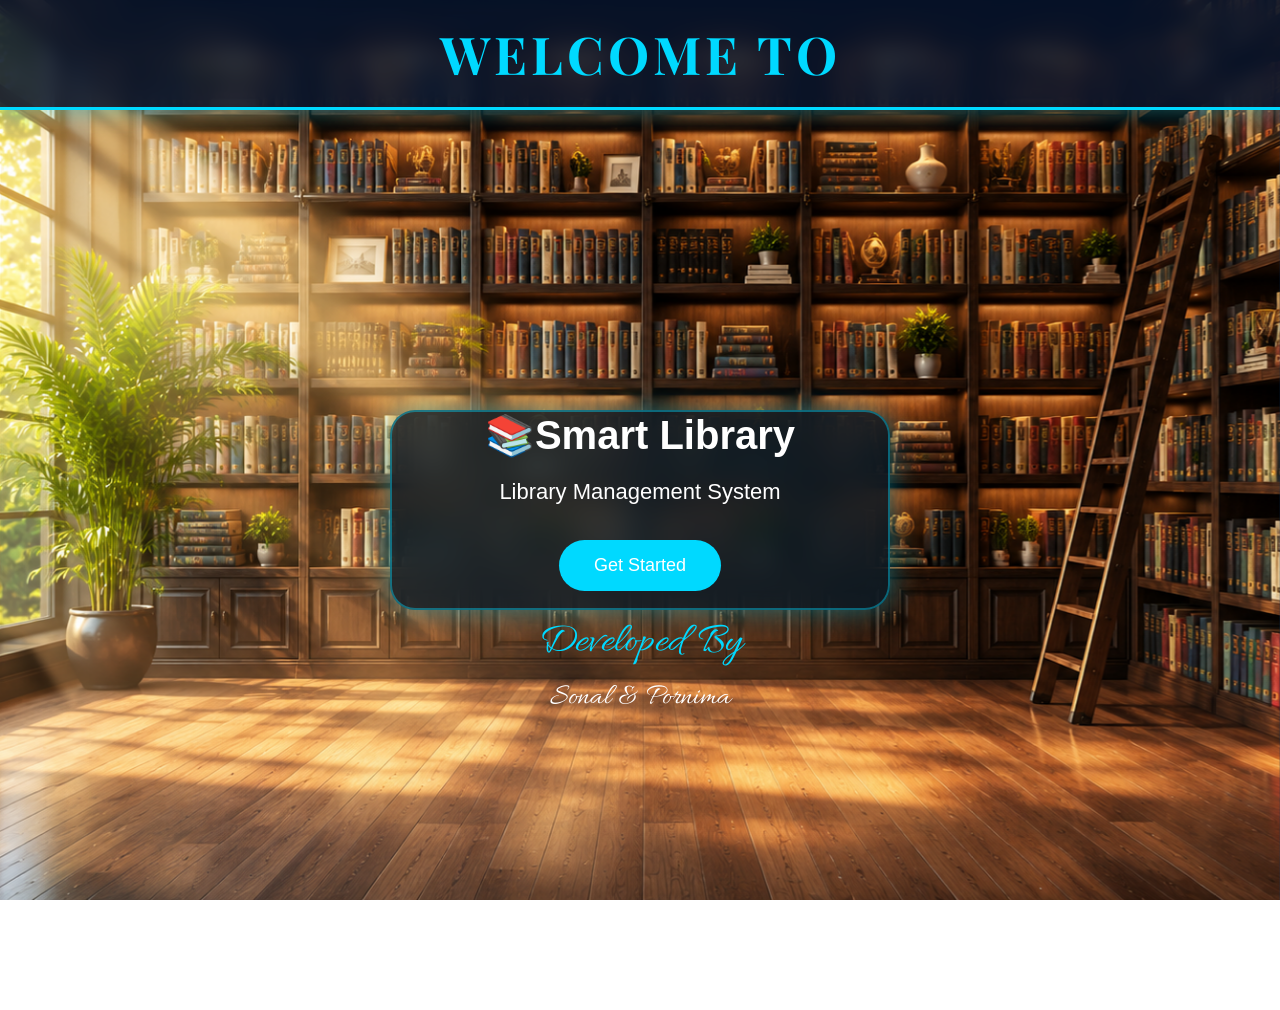
<file: index.html>
<!DOCTYPE html>
<html lang="en">
<head>
<meta charset="UTF-8">
<meta name="viewport" content="width=device-width, initial-scale=1.0">
<title>LibraryX</title>

<link rel="stylesheet" href="style.css">
<link rel="stylesheet"
href="https://cdnjs.cloudflare.com/ajax/libs/font-awesome/6.7.2/css/all.min.css">

</head>
<img src="images/library.png.jpg" class="bg">

<body><div class="top-header">
    <h1>WELCOME TO</h1>
</div>
<div class="welcome">

    <div class="box">
        <h1>📚Smart Library</h1>

        <p class="project-title">Library Management System</p>
<a href="login.html" class="btn">Get Started</a>        </a>
           <div class="developers">
          <h3>Developed By</h3>
          <p>Sonal & Pornima</p>
     </div>
    </div>

</div>

<script src="script.js"></script>

</body>
</html>
</file>
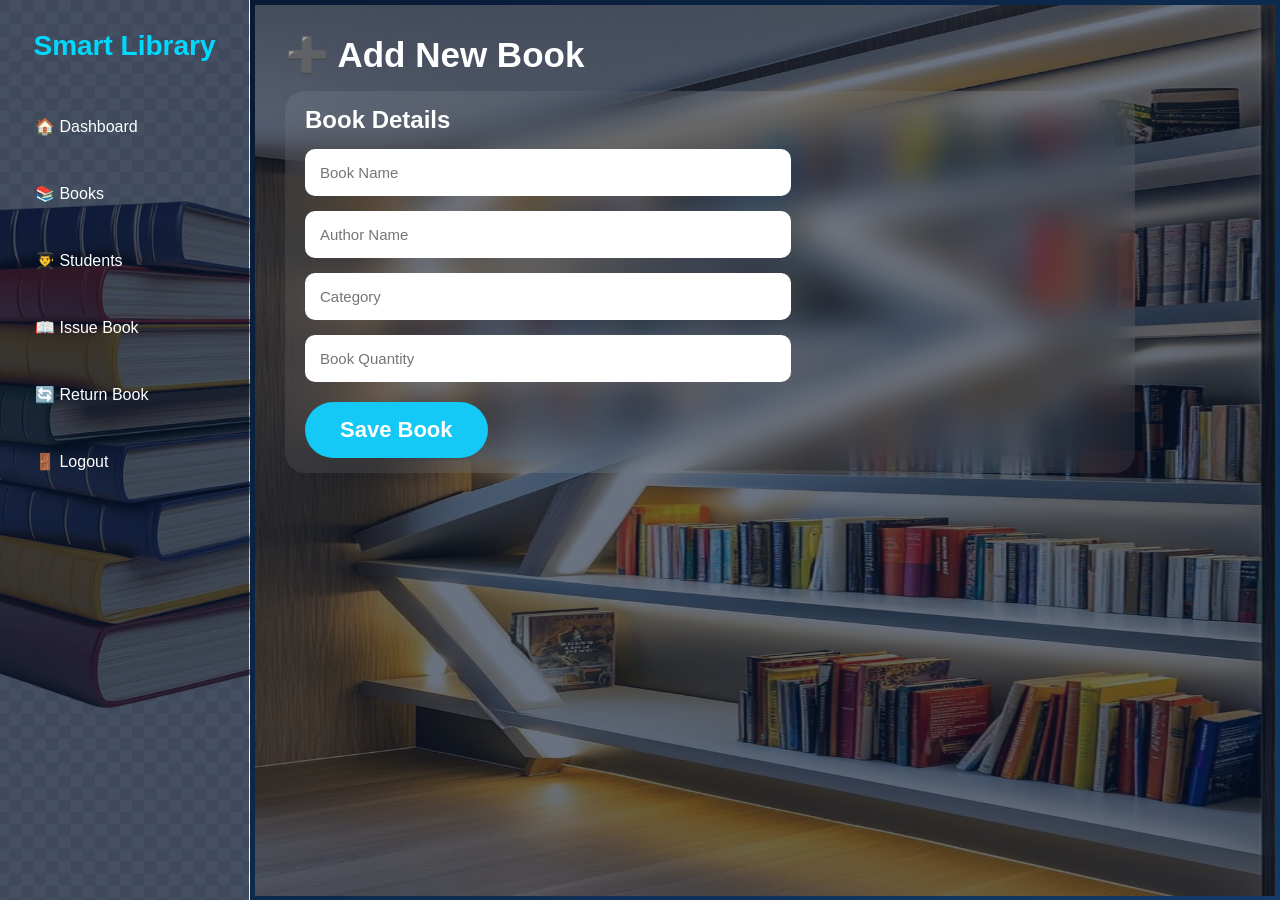
<file: add-book.html>
<!DOCTYPE html>
<html lang="en">

<head>

<meta charset="UTF-8">
<meta name="viewport" content="width=device-width, initial-scale=1.0">

<title>Add Book - LibraryX</title>

<link rel="stylesheet" href="style.css">

</head>


<body>


<div class="dashboard">


<div class="sidebar">

<h2>Smart Library</h2>
<ul>

<li><a href="dashboard.html">🏠 Dashboard</a></li>

<li><a href="books.html">📚 Books</a></li>

<li><a href="students.html">👨‍🎓 Students</a></li>

<li><a href="issue.html">📖 Issue Book</a></li>

<li><a href="return.html">🔄 Return Book</a></li>

<li><a href="index.html">🚪 Logout</a></li>

</ul>

</div>



<div class="main">


<div class="topbar">

<h1>➕ Add New Book</h1>

</div>



<div class="form-box">


<h2>Book Details</h2>


<input type="text" id="bookName" placeholder="Book Name">

<input type="text" id="authorName" placeholder="Author Name">

<input type="text" id="category" placeholder="Category">

<input type="number" id="quantity" placeholder="Book Quantity">


<button class="add-btn" onclick="addBook()">
Save Book
</button>

</div>


</div>


</div>
<script src="script.js"></script>

</body>

</html>
</file>
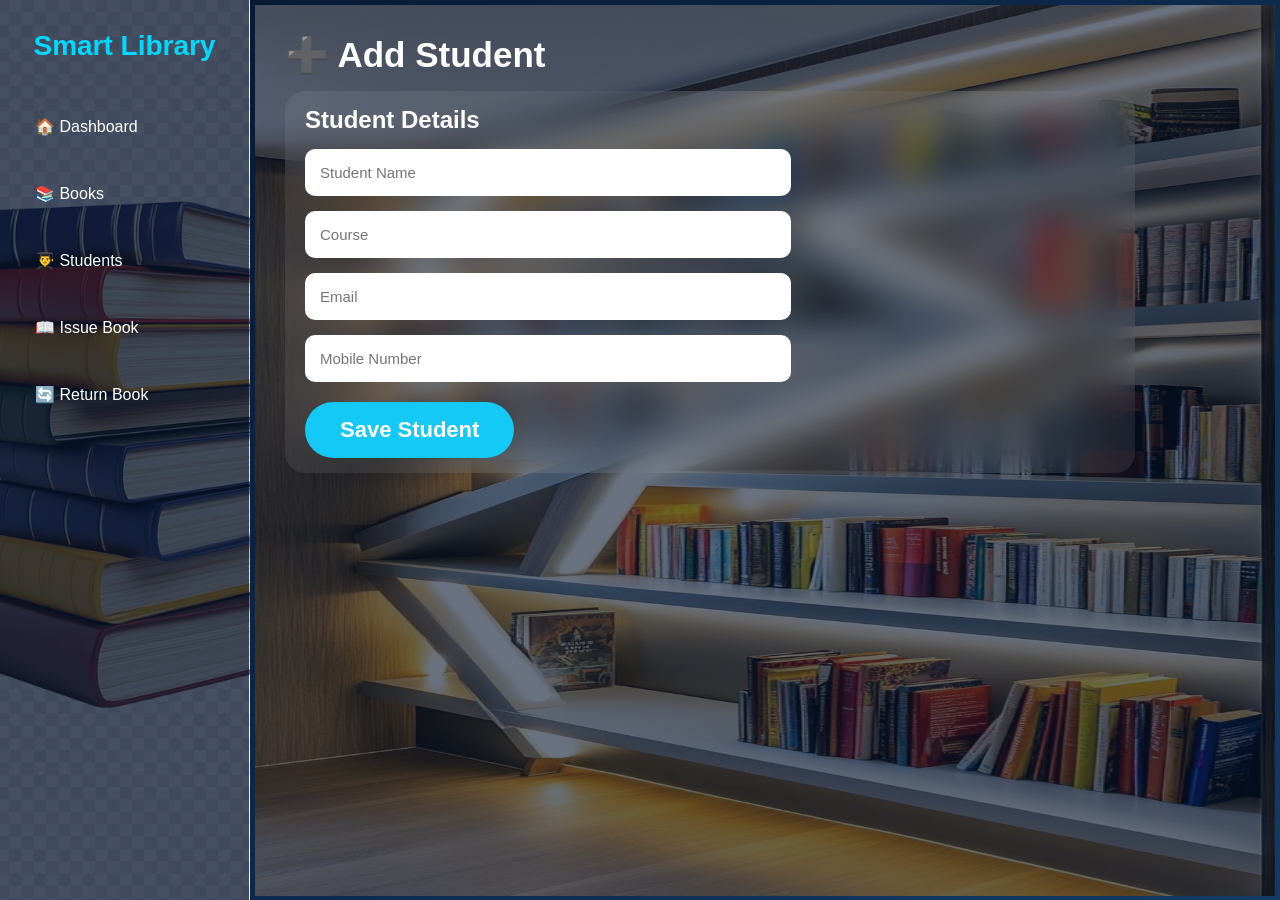
<file: add-student.html>
<!DOCTYPE html>
<html lang="en">

<head>

<meta charset="UTF-8">
<meta name="viewport" content="width=device-width, initial-scale=1.0">

<title>Add Student - LibraryX</title>

<link rel="stylesheet" href="style.css">

</head>


<body>


<div class="dashboard">


<div class="sidebar">

<h2>Smart Library</h2>

<ul>

<li><a href="dashboard.html">🏠 Dashboard</a></li>

<li><a href="books.html">📚 Books</a></li>

<li><a href="students.html">👨‍🎓 Students</a></li>

<li><a href="issue.html">📖 Issue Book</a></li>

<li><a href="return.html">🔄 Return Book</a></li>

</ul>


</div>




<div class="main">


<div class="topbar">

<h1>➕ Add Student</h1>

</div>




<div class="form-box">


<h2>Student Details</h2>


<input type="text" id="studentName" placeholder="Student Name">


<input type="text" id="course" placeholder="Course">


<input type="email" id="email" placeholder="Email">


<input type="text" id="mobile" placeholder="Mobile Number">


<button class="add-btn" onclick="addStudent()">

Save Student

</button>


</div>


</div>


</div>



<script src="script.js"></script>


</body>

</html>
</file>
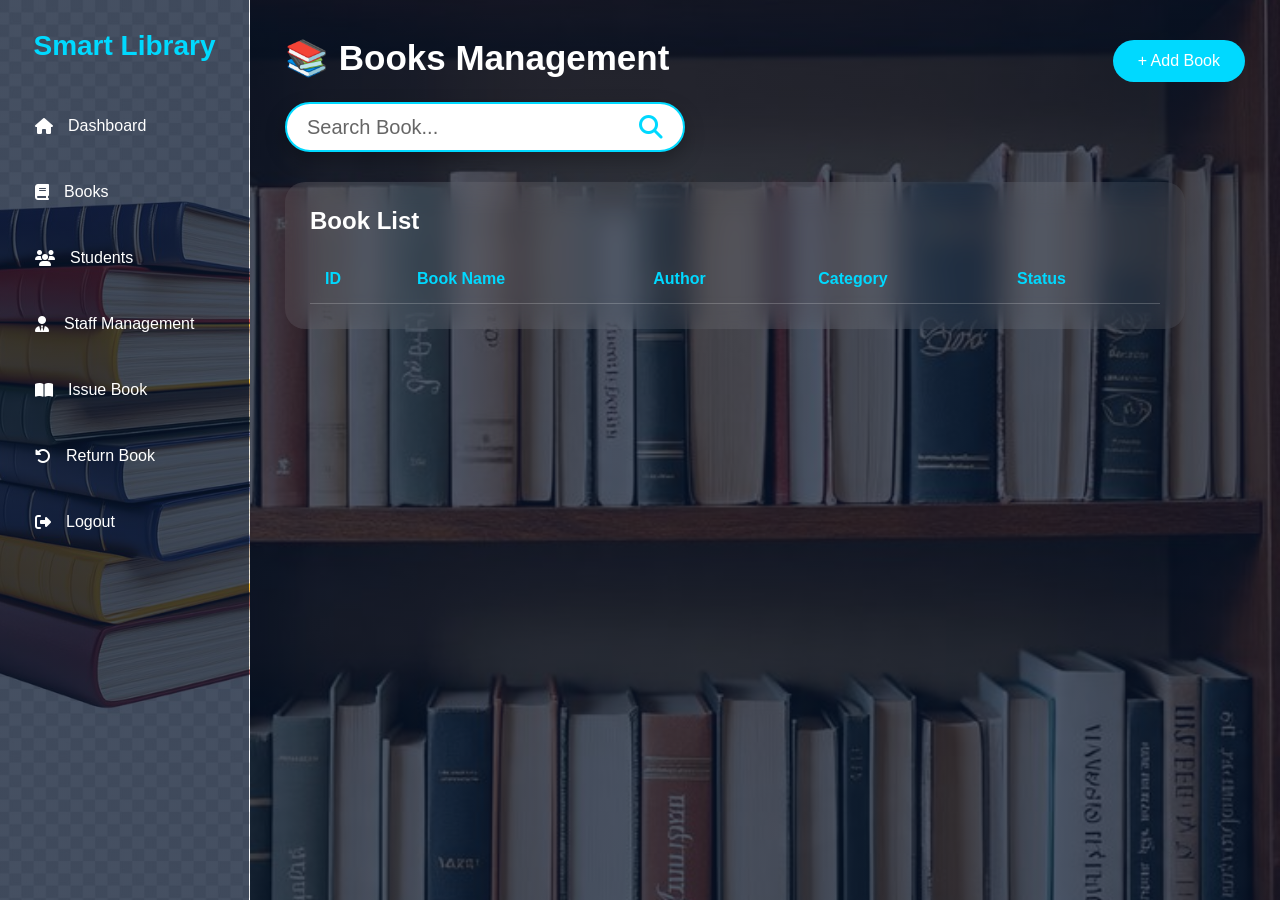
<file: books.html>
<!DOCTYPE html>
<html lang="en">

<head>

<meta charset="UTF-8">
<meta name="viewport" content="width=device-width, initial-scale=1.0">

<title>Books - LibraryX</title>

<link rel="stylesheet" href="style.css">

<link rel="stylesheet"
href="https://cdnjs.cloudflare.com/ajax/libs/font-awesome/6.7.2/css/all.min.css">

</head>


<body class="books-page">

<div class="dashboard">


<!-- Sidebar -->

<div class="sidebar">

<h2>Smart Library</h2>

<ul>

<li>
<a href="dashboard.html">
<i class="fa-solid fa-house"></i>
Dashboard
</a>
</li>


<li>
<a href="books.html">
<i class="fa-solid fa-book"></i>
Books
</a>
</li>


<li>
<a href="students.html">
<i class="fa-solid fa-users"></i>
Students
</a>
</li>
<li>
    <a href="staff-management.html">
        <i class="fa-solid fa-user-tie"></i>
        Staff Management
    </a>
</li>

<li>
<a href="issue.html">
<i class="fa-solid fa-book-open"></i>
Issue Book
</a>
</li>


<li>
<a href="return.html">
<i class="fa-solid fa-rotate-left"></i>
Return Book
</a>
</li>


<li>
<a href="index.html">
<i class="fa-solid fa-right-from-bracket"></i>
Logout
</a>
</li>


</ul>

</div>



<!-- Main Content -->

<div class="main">


<div class="topbar">

<h1>
📚 Books Management
</h1>


<a href="add-book.html" class="add-btn">
+ Add Book
</a>
</div>



<!-- Search -->

<div class="search-box">

<input type="text" id="bookSearch" placeholder="Search Book...">
<i class="fa-solid fa-search"></i>

</div>



<!-- Book Table -->


<div class="recent">


<h2>Book List</h2>


<table id="bookTable">
<tr>

<th>ID</th>

<th>Book Name</th>

<th>Author</th>

<th>Category</th>

<th>Status</th>

</tr>





</table>


</div>


</div>


</div>
<script src="script.js"></script>

</body>

</html>
</file>
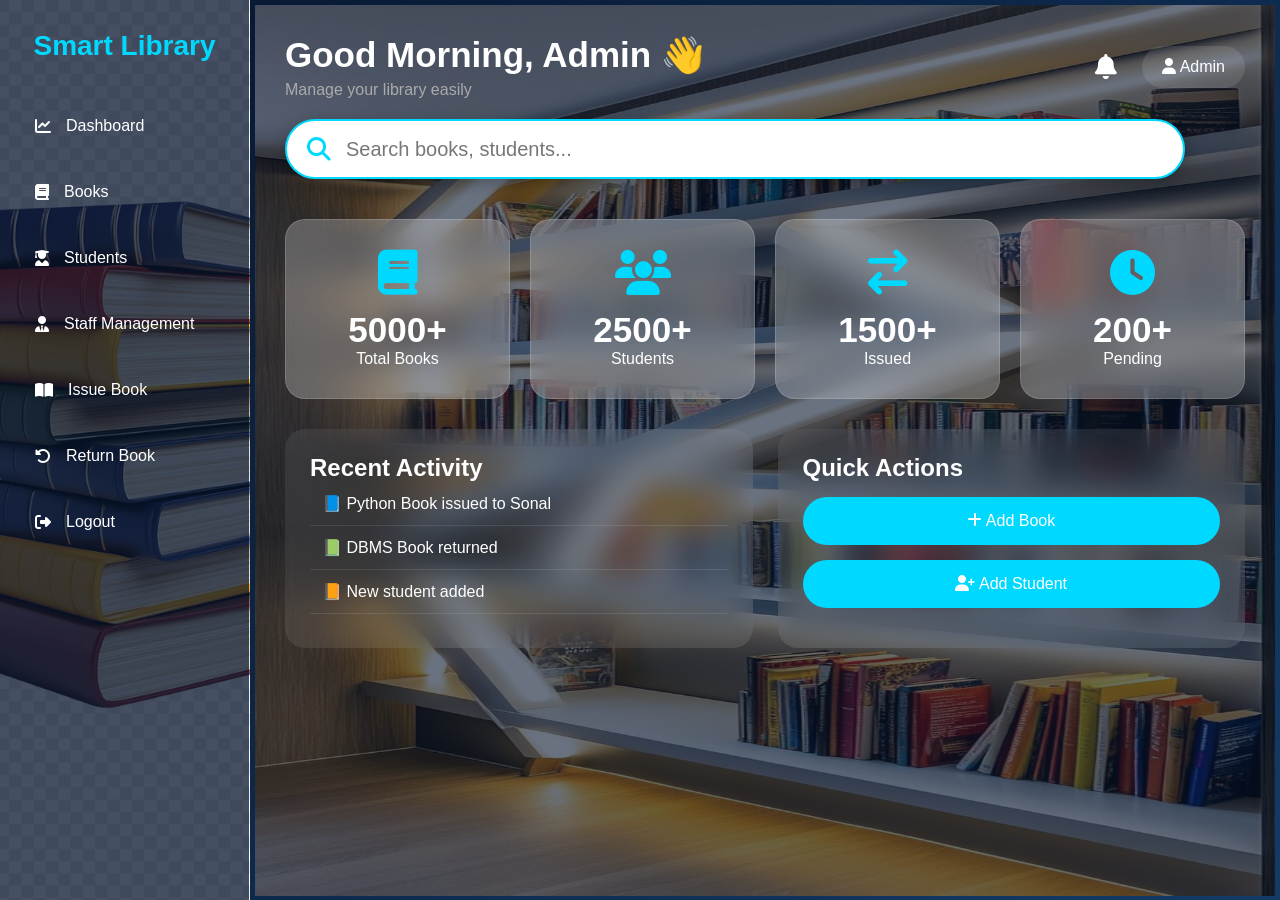
<file: dashboard.html>
<!DOCTYPE html>
<html lang="en">

<head>

<meta charset="UTF-8">
<meta name="viewport" content="width=device-width, initial-scale=1.0">

<title>LibraryX Dashboard</title>

<link rel="stylesheet" href="style.css">

<link rel="stylesheet"
href="https://cdnjs.cloudflare.com/ajax/libs/font-awesome/6.7.2/css/all.min.css">

</head>


<body>


<div class="dashboard">


<!-- Sidebar -->

<div class="sidebar">

    <h2>Smart Library</h2>
<ul>

<li>
<a href="dashboard.html">
<i class="fa-solid fa-chart-line"></i>
Dashboard
</a>
</li>


<li>
<a href="books.html">
<i class="fa-solid fa-book"></i>
Books
</a>
</li>


<li>
<a href="students.html">
<i class="fa-solid fa-user-graduate"></i>
Students
</a>
</li>

<li>
    <a href="staff-management.html">
        <i class="fa-solid fa-user-tie"></i>
        Staff Management
    </a>
</li>
<li>
<a href="issue.html">
<i class="fa-solid fa-book-open"></i>
Issue Book
</a>
</li>


<li>
<a href="return.html">
<i class="fa-solid fa-rotate-left"></i>
Return Book
</a>
</li>


<li>
<a href="index.html">
<i class="fa-solid fa-right-from-bracket"></i>
Logout
</a>
</li>


</ul>

</div>



<!-- Main -->

<div class="main">


<!-- Top Bar -->

<div class="topbar">


<div>

<h1>
Good Morning, Admin 👋
</h1>

<p class="subtitle">
Manage your library easily
</p>

</div>



<div class="top-icons">

<i class="fa-solid fa-bell"></i>


<div class="profile-card">

<i class="fa-solid fa-user"></i>

Admin

</div>


</div>


</div>



<!-- Search -->
<div class="search">
    <i class="fas fa-search"></i>
    <input type="text" placeholder="Search books, students...">
</div>



<!-- Cards -->


<div class="cards">


<div class="card-box">

<i class="fa-solid fa-book"></i>

<h2>5000+</h2>

<p>Total Books</p>

</div>



<div class="card-box">

<i class="fa-solid fa-users"></i>

<h2>2500+</h2>

<p>Students</p>

</div>



<div class="card-box">

<i class="fa-solid fa-arrow-right-arrow-left"></i>

<h2>1500+</h2>

<p>Issued</p>

</div>



<div class="card-box">

<i class="fa-solid fa-clock"></i>

<h2>200+</h2>

<p>Pending</p>

</div>


</div>




<!-- Bottom Area -->



<div class="bottom">
<div class="activity">


<h2>Recent Activity</h2>


<p>📘 Python Book issued to Sonal</p>

<p>📗 DBMS Book returned</p>

<p>📙 New student added</p>


</div>



<div class="quick">


<h2>Quick Actions</h2>


<button>
<i class="fa-solid fa-plus"></i>
Add Book
</button>


<button>
<i class="fa-solid fa-user-plus"></i>
Add Student
</button>

</div>

</div>


</div>


</div>


</body>
</html>
</file>
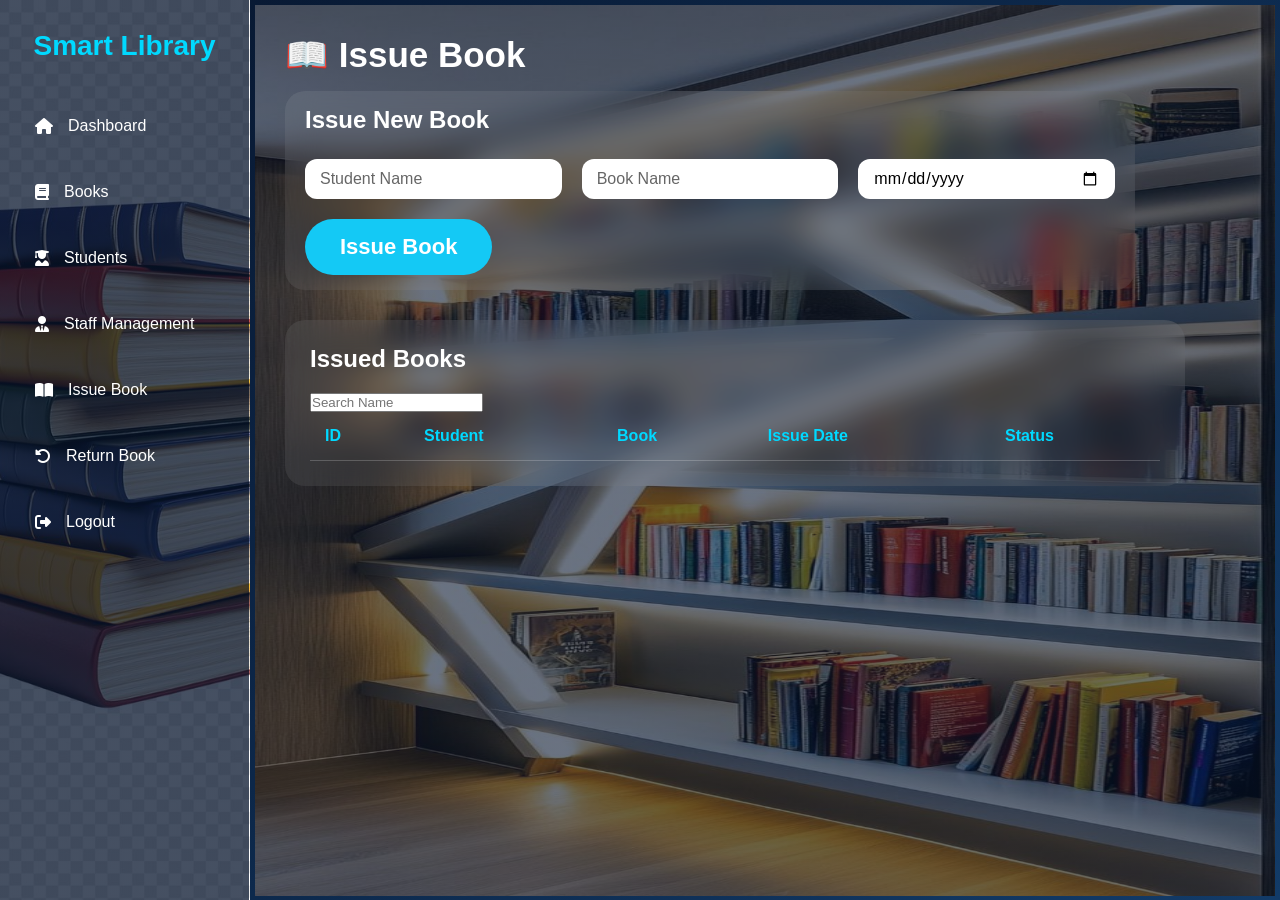
<file: issue.html>
<!DOCTYPE html>
<html lang="en">

<head>

<meta charset="UTF-8">
<meta name="viewport" content="width=device-width, initial-scale=1.0">

<title>Issue Book - LibraryX</title>

<link rel="stylesheet" href="style.css">

<link rel="stylesheet"
href="https://cdnjs.cloudflare.com/ajax/libs/font-awesome/6.7.2/css/all.min.css">

</head>
<body>


<div class="dashboard">


<!-- Sidebar -->

<div class="sidebar">

<h2>Smart Library</h2>

<ul>

<li>
<a href="dashboard.html">
<i class="fa-solid fa-house"></i>
Dashboard
</a>
</li>


<li>
<a href="books.html">
<i class="fa-solid fa-book"></i>
Books
</a>
</li>


<li>
<a href="students.html">
<i class="fa-solid fa-user-graduate"></i>
Students
</a>
</li>

<li>
    <a href="staff-management.html">
        <i class="fa-solid fa-user-tie"></i>
        Staff Management
    </a>
</li>
<li>
<a href="issue.html">
<i class="fa-solid fa-book-open"></i>
Issue Book
</a>
</li>


<li>
<a href="return.html">
<i class="fa-solid fa-rotate-left"></i>
Return Book
</a>
</li>


<li>
<a href="index.html">
<i class="fa-solid fa-right-from-bracket"></i>
Logout
</a>
</li>


</ul>

</div>



<!-- Main Content -->


<div class="main">


<div class="topbar">

<h1>
📖 Issue Book
</h1>

</div>



<!-- Issue Form -->


<div class="form-box">


<h2>Issue New Book</h2>


<div class="form-row">

    <input type="text" id="student" placeholder="Student Name">

    <input type="text" id="book" placeholder="Book Name">

    <input type="date" id="date" onchange="filterIssuedBooks()">

</div><button onclick="issueBook()">Issue Book</button>
</div>




<!-- Issued Books Table -->


<div class="recent">


<h2>Issued Books</h2>
<input type="text" id="issueStudentSearch"
       placeholder="Search Name"
       onkeyup="searchIssuedStudent()">

<table id="issueTable">

<tr>

<th>ID</th>

<th>Student</th>

<th>Book</th>

<th>Issue Date</th>

<th>Status</th>

</tr>




</div>


</div>


</div>
<script src="script.js"></script>

</body>
</html>
</file>
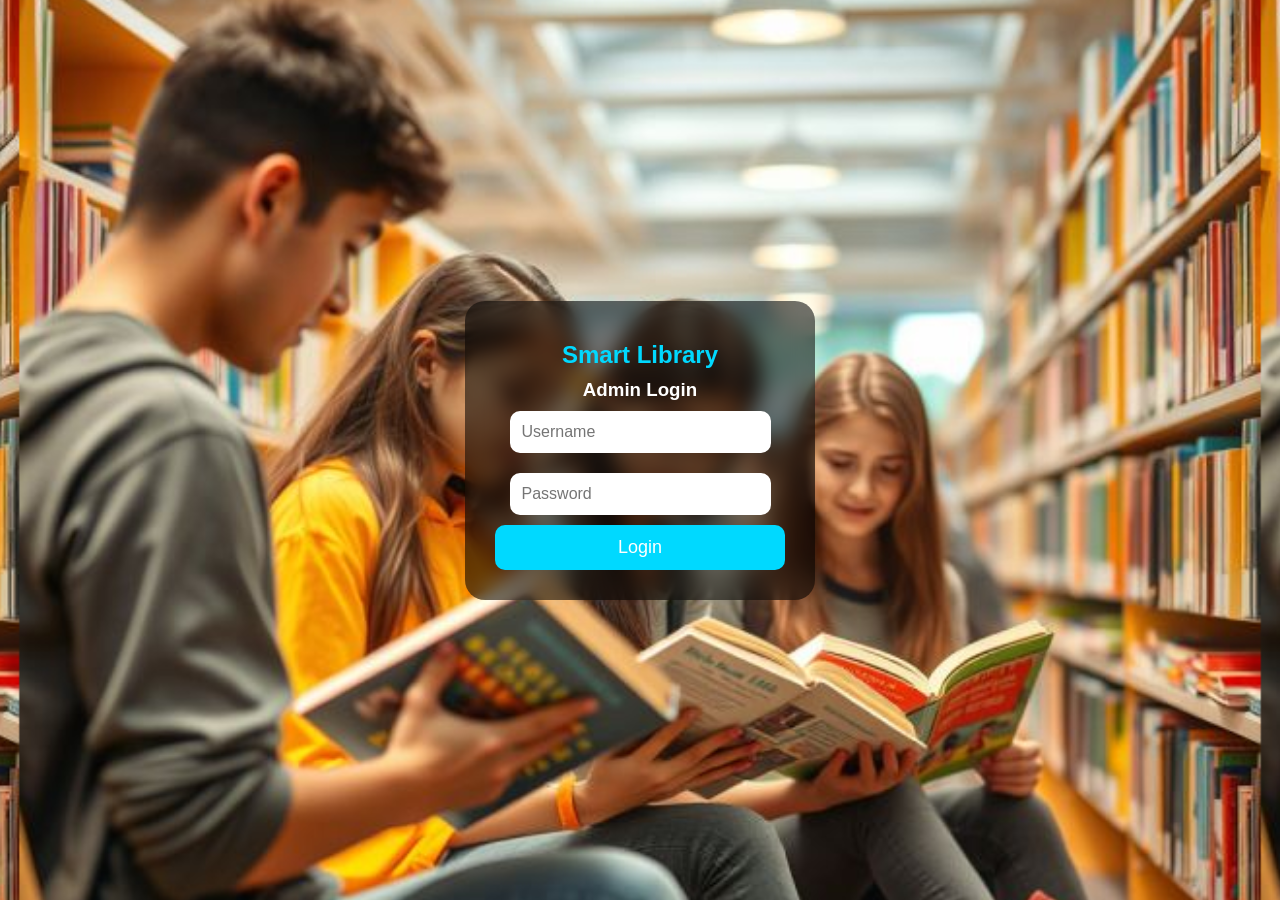
<file: login.html>
<!DOCTYPE html>
<html lang="en">
<head>
    <meta charset="UTF-8">
    <meta name="viewport" content="width=device-width, initial-scale=1.0">
    <title>Login - Smart Library</title>

    <link rel="stylesheet" href="style.css">
    <link rel="stylesheet" href="https://cdnjs.cloudflare.com/ajax/libs/font-awesome/6.5.0/css/all.min.css">
</head>

<body class="login-page">

<div class="login-box">


    <h2>Smart Library</h2>

    <h3>Admin Login</h3>

    <form onsubmit="return login()">

        <input type="text" id="username" placeholder="Username" required>

        <input type="password" id="password" placeholder="Password" required>

        <button type="submit">Login</button>

    </form>

</div>
<script>

function login() {

    let username =
        document.getElementById("username").value;

    let password =
        document.getElementById("password").value;


    if (username === "admin" && password === "1234") {

        alert("Login Successful");

        window.location.href = "dashboard.html";

    }
    else {

        alert("Invalid Username or Password");

    }

    return false;
}

</script>

</body>
</html>
</file>
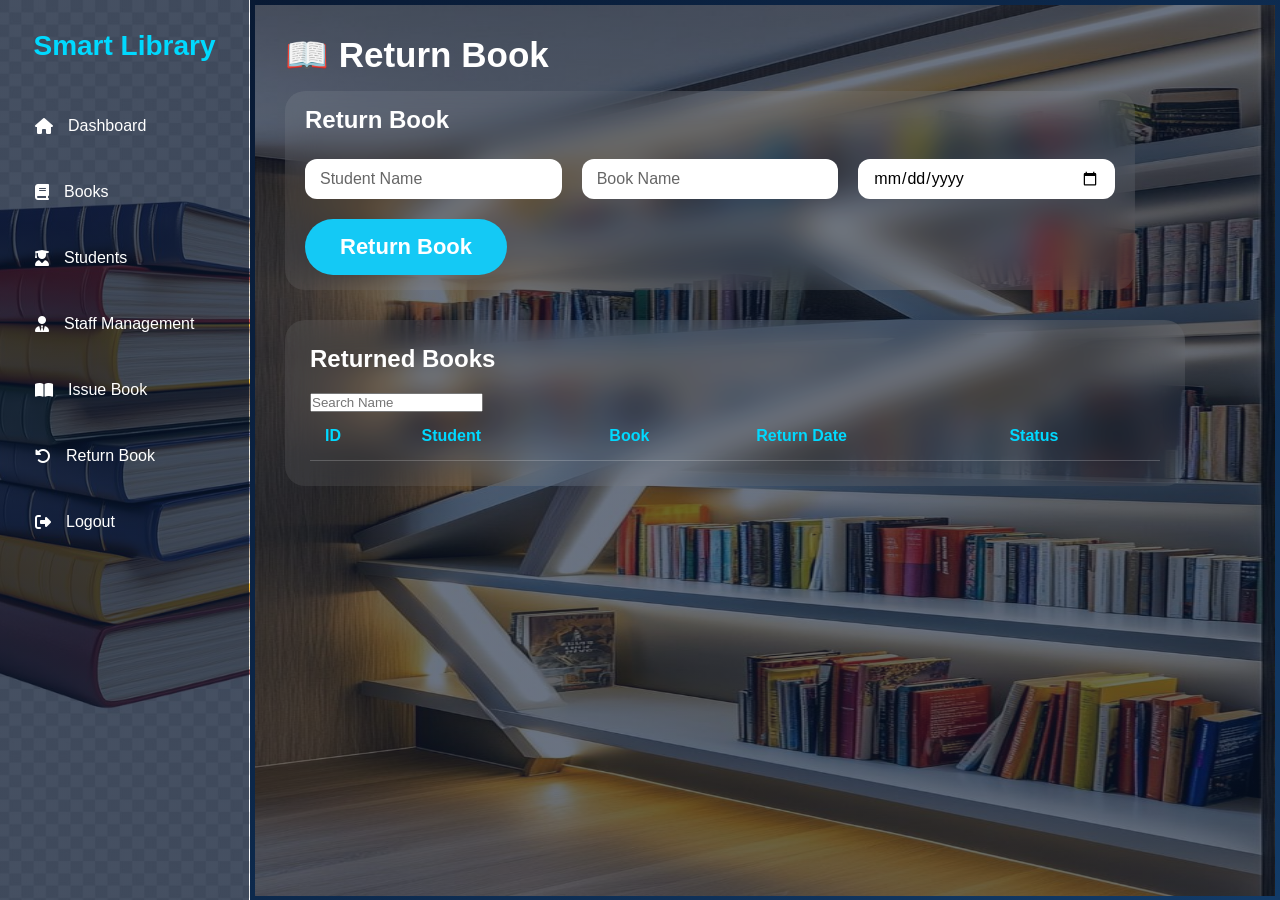
<file: return.html>
<!DOCTYPE html>
<html lang="en">

<head>

<meta charset="UTF-8">
<meta name="viewport" content="width=device-width, initial-scale=1.0">

<title>Return Book - LibraryX</title>

<link rel="stylesheet" href="style.css">

<link rel="stylesheet"
href="https://cdnjs.cloudflare.com/ajax/libs/font-awesome/6.7.2/css/all.min.css">

</head>

<body class="return-page">

<div class="dashboard">


<!-- Sidebar -->

<div class="sidebar">

<h2>Smart Library</h2>

<ul>

<li>
<a href="dashboard.html">
<i class="fa-solid fa-house"></i>
Dashboard
</a>
</li>


<li>
<a href="books.html">
<i class="fa-solid fa-book"></i>
Books
</a>
</li>


<li>
<a href="students.html">
<i class="fa-solid fa-user-graduate"></i>
Students
</a>
</li>
<li>
    <a href="staff-management.html">
        <i class="fa-solid fa-user-tie"></i>
        Staff Management
    </a>
</li>

<li>
<a href="issue.html">
<i class="fa-solid fa-book-open"></i>
Issue Book
</a>
</li>


<li>
<a href="return.html">
<i class="fa-solid fa-rotate-left"></i>
Return Book
</a>
</li>


<li>
<a href="index.html">
<i class="fa-solid fa-right-from-bracket"></i>
Logout
</a>
</li>


</ul>

</div>



<!-- Main Content -->


<div class="main">

    <div class="topbar">
        <h1>📖 Return Book</h1>
    </div>

    <!-- Return Form -->
   
    <div class="form-box">

        <h2>Return Book</h2>

        <div class="form-row">
            <input type="text" id="student" placeholder="Student Name">

<input type="text" id="book" placeholder="Book Name">

<input type="date" id="date" onchange="filterReturnedBooks()">
        </div>

        <button onclick="returnBook()">Return Book</button>

    </div>

    


<!-- Return Table -->

<div class="recent">
    <h2>Returned Books</h2>

    <input type="text"
           id="returnStudentSearch"
           placeholder="Search Name"
           onkeyup="searchReturnedStudent()">

    <table id="returnTable"><tr>

<th>ID</th>

<th>Student</th>

<th>Book</th>

<th>Return Date</th>

<th>Status</th>

</tr>



<tr>

<td>01</td>

<td>Sonal Tidake</td>

<td>Python Programming</td>

<td>29-07-2026</td>

<td class="available">
Returned
</td>

</tr>



<tr>

<td>02</td>

<td>Rahul Patil</td>

<td>Database System</td>

<td>28-07-2026</td>

<td class="available">
Returned
</td>

</tr>



</table>


</div>


</div>


</div>

<script src="script.js"></script>
</body>

</html>
</file>
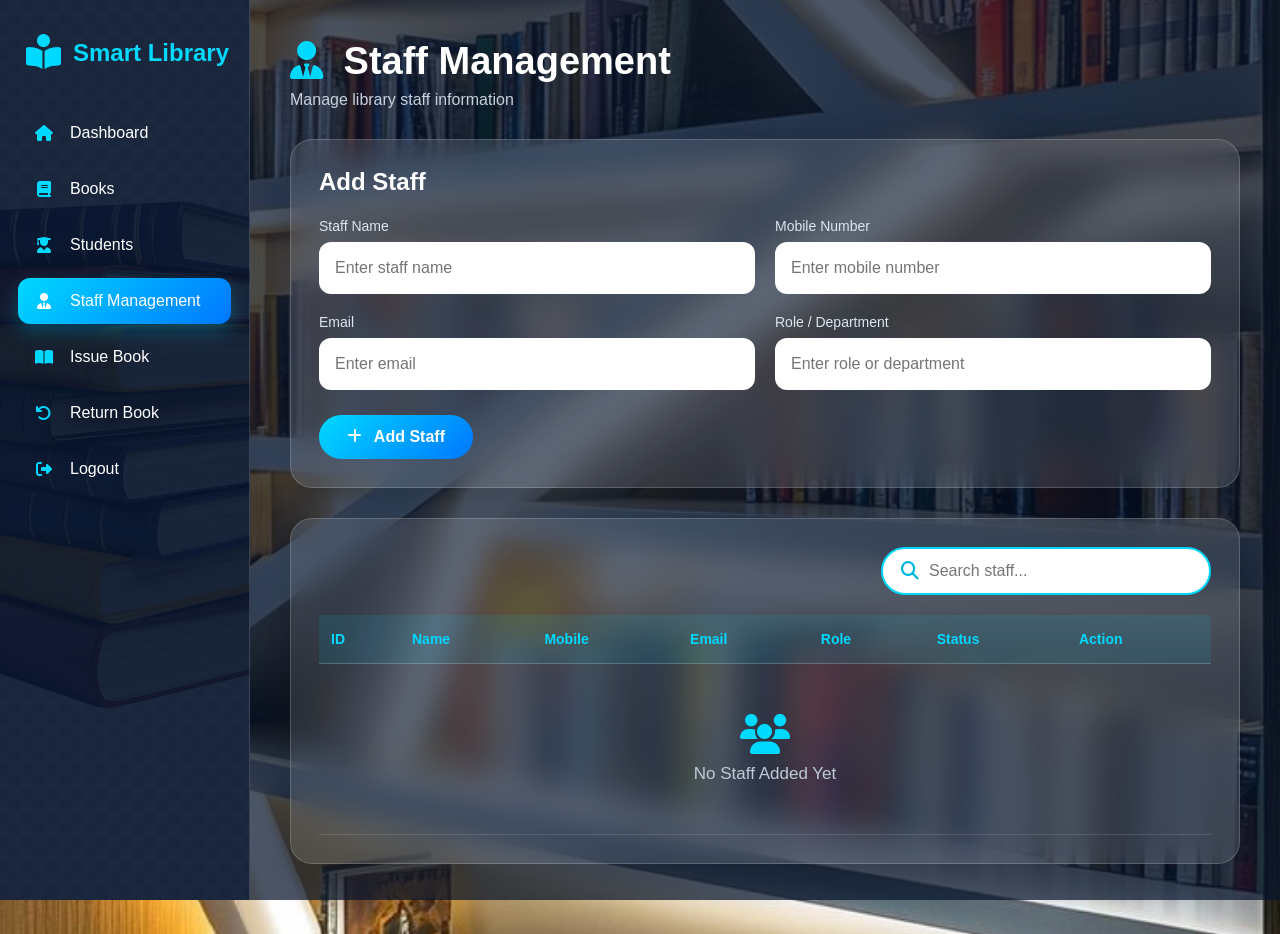
<file: staff-management.html>
<!DOCTYPE html>
<html lang="en">

<head>

    <meta charset="UTF-8">

    <meta name="viewport" content="width=device-width, initial-scale=1.0">

    <title>Staff Management - Smart Library</title>

    <link rel="stylesheet" href="staff-management.css">

    <link rel="stylesheet"
          href="https://cdnjs.cloudflare.com/ajax/libs/font-awesome/6.5.0/css/all.min.css">

</head>

<body>

<!-- ================= SIDEBAR ================= -->

<div class="sidebar">

    <div class="logo">

        <i class="fa-solid fa-book-open-reader"></i>

        <span>Smart Library</span>

    </div>

    <ul>

        <li>
            <a href="dashboard.html">
                <i class="fa-solid fa-house"></i>
                <span>Dashboard</span>
            </a>
        </li>

        <li>
            <a href="books.html">
                <i class="fa-solid fa-book"></i>
                <span>Books</span>
            </a>
        </li>

        <li>
            <a href="students.html">
                <i class="fa-solid fa-user-graduate"></i>
                <span>Students</span>
            </a>
        </li>

        <li class="active">
            <a href="staff-management.html">
                <i class="fa-solid fa-user-tie"></i>
                <span>Staff Management</span>
            </a>
        </li>

        <li>
            <a href="issue.html">
                <i class="fa-solid fa-book-open"></i>
                <span>Issue Book</span>
            </a>
        </li>

        <li>
            <a href="return.html">
                <i class="fa-solid fa-arrow-rotate-left"></i>
                <span>Return Book</span>
            </a>
        </li>

        <li>
            <a href="login.html">
                <i class="fa-solid fa-right-from-bracket"></i>
                <span>Logout</span>
            </a>
        </li>

    </ul>

</div>


<!-- ================= MAIN CONTENT ================= -->

<div class="main-content">

    <!-- HEADER -->

    <div class="page-header">

        <div>

            <h1>
                <i class="fa-solid fa-user-tie"></i>
                Staff Management
            </h1>

            <p>Manage library staff information</p>

        </div>

    </div>


    <!-- ================= ADD STAFF CARD ================= -->

    <div class="staff-card">

        <h2>
            Add Staff
        </h2>

        <div class="form-grid">

            <div class="input-group">

                <label>Staff Name</label>

                <input
                    type="text"
                    id="staffName"
                    placeholder="Enter staff name">

            </div>


            

            <div class="input-group">

                <label>Mobile Number</label>

                <input
                    type="text"
                    id="staffMobile"
                    placeholder="Enter mobile number">

            </div>


            <div class="input-group">

                <label>Email</label>

                <input
                    type="email"
                    id="staffEmail"
                    placeholder="Enter email">

            </div>


            <div class="input-group">

    <label>Role / Department</label>

    <input
        type="text"
        id="staffRole"
        placeholder="Enter role or department">

</div>

        </div>


        <button class="add-staff-btn" onclick="addStaff()">

            <i class="fa-solid fa-plus"></i>

            Add Staff

        </button>

    </div>


    <!-- ================= STAFF LIST ================= -->

    <div class="staff-card" style="width: 100%; max-width: 1200px;">

        <div class="list-header">

            <div>

               <h2>
    
</h2>
            </div>


            <div class="search-box">

                <i class="fa-solid fa-magnifying-glass"></i>

                <input
                    type="text"
                    id="searchStaff"
                    placeholder="Search staff..."
                    onkeyup="searchStaff()">

            </div>

        </div>


        <!-- TABLE -->

        <div class="table-container">

            <table>

                <thead>

                    <tr>

                        <th>ID</th>

                        <th>Name</th>

                        
                        <th>Mobile</th>

                        <th>Email</th>

                        <th>Role</th>

                        <th>Status</th>

                        <th>Action</th>

                    </tr>

                </thead>

                <tbody id="staffTableBody">

                </tbody>

            </table>

        </div>

    </div>

</div>


<script>


// ========================================
// STAFF MANAGEMENT JAVASCRIPT
// ========================================


// ADD STAFF

function addStaff() {

    let name =
        document.getElementById("staffName").value.trim();

        let mobile =
        document.getElementById("staffMobile").value.trim();

    let email =
        document.getElementById("staffEmail").value.trim();

    let role =
        document.getElementById("staffRole").value.trim();


    // Validation

    if (name === "" ||
                mobile === "") {

        alert(
            "Please fill Staff Name, Mobile Number."
        );

        return;

    }


    // Get existing staff

    let staffList =
        JSON.parse(
            localStorage.getItem("smartLibraryStaff")
        ) || [];


    // Add staff

    staffList.push({

        name: name,

                mobile: mobile,

        email: email,

        role: role,

        status: "Active"

    });


    // Save

    localStorage.setItem(
        "smartLibraryStaff",
        JSON.stringify(staffList)
    );


    alert("Staff Added Successfully!");


    // Clear form

    document.getElementById("staffName").value = "";

   
    document.getElementById("staffMobile").value = "";

    document.getElementById("staffEmail").value = "";

    document.getElementById("staffRole").value = "";


    // Reload table

    loadStaff();

}


// ========================================
// LOAD STAFF
// ========================================

function loadStaff() {

    let tableBody =
        document.getElementById("staffTableBody");


    let staffList =
        JSON.parse(
            localStorage.getItem("smartLibraryStaff")
        ) || [];


    tableBody.innerHTML = "";


    if (staffList.length === 0) {

        tableBody.innerHTML = `

            <tr>

                <td colspan="8" class="no-data">

                    <i class="fa-solid fa-users"></i>

                    <br>

                    No Staff Added Yet

                </td>

            </tr>

        `;

        return;

    }


    staffList.forEach(function(staff, index) {

        let row =
            document.createElement("tr");


        row.innerHTML = `

            <td>${index + 1}</td>

            <td>
                <strong>${staff.name}</strong>
            </td>

            
            <td>${staff.mobile}</td>

            <td>${staff.email || "-"}</td>

            <td>${staff.role || "-"}</td>

            <td>

                <span class="status">

                    ${staff.status}

                </span>

            </td>

            <td>

                <button
                    class="delete-btn"
                    onclick="deleteStaff(${index})">

                    <i class="fa-solid fa-trash"></i>

                    Delete

                </button>

            </td>

        `;


        tableBody.appendChild(row);

    });

}


// ========================================
// SEARCH STAFF
// ========================================

function searchStaff() {

    let search =
        document
        .getElementById("searchStaff")
        .value
        .toLowerCase();


    let rows =
        document
        .getElementById("staffTableBody")
        .getElementsByTagName("tr");


    for (let i = 0; i < rows.length; i++) {

        let text =
            rows[i].innerText.toLowerCase();


        if (text.includes(search)) {

            rows[i].style.display = "";

        } else {

            rows[i].style.display = "none";

        }

    }

}


// ========================================
// DELETE STAFF
// ========================================

function deleteStaff(index) {

    let confirmDelete =
        confirm(
            "Are you sure you want to delete this staff?"
        );


    if (!confirmDelete) {

        return;

    }


    let staffList =
        JSON.parse(
            localStorage.getItem("smartLibraryStaff")
        ) || [];


    staffList.splice(index, 1);


    localStorage.setItem(
        "smartLibraryStaff",
        JSON.stringify(staffList)
    );


    alert("Staff Deleted Successfully!");


    loadStaff();

}


// ========================================
// PAGE LOAD
// ========================================

window.addEventListener(
    "load",
    loadStaff
);

</script>

</body>

</html>
</file>
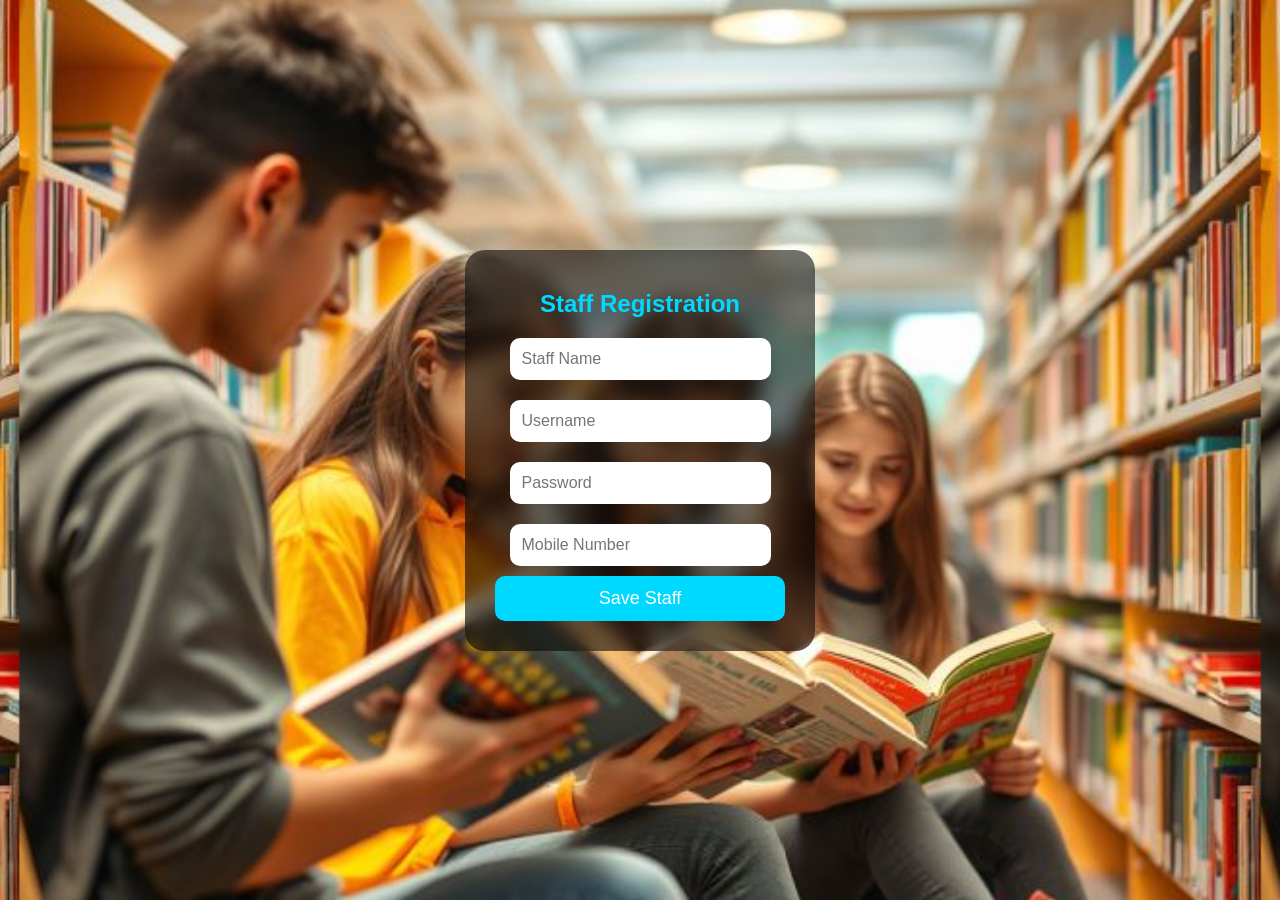
<file: staff-register.html>
<!DOCTYPE html>
<html>
<head>
    <title>Staff Registration - Smart Library</title>
    <link rel="stylesheet" href="style.css">
</head>

<body class="login-page">

<div class="login-box">

    <h2>Staff Registration</h2>

    <input type="text" id="staffName" placeholder="Staff Name">

    <input type="text" id="staffUsername" placeholder="Username">

    <input type="password" id="staffPassword" placeholder="Password">

    <input type="text" id="staffMobile" placeholder="Mobile Number">

    <button onclick="saveStaff()">Save Staff</button>

</div>

<script src="script.js"></script>

</body>
</html>
</file>
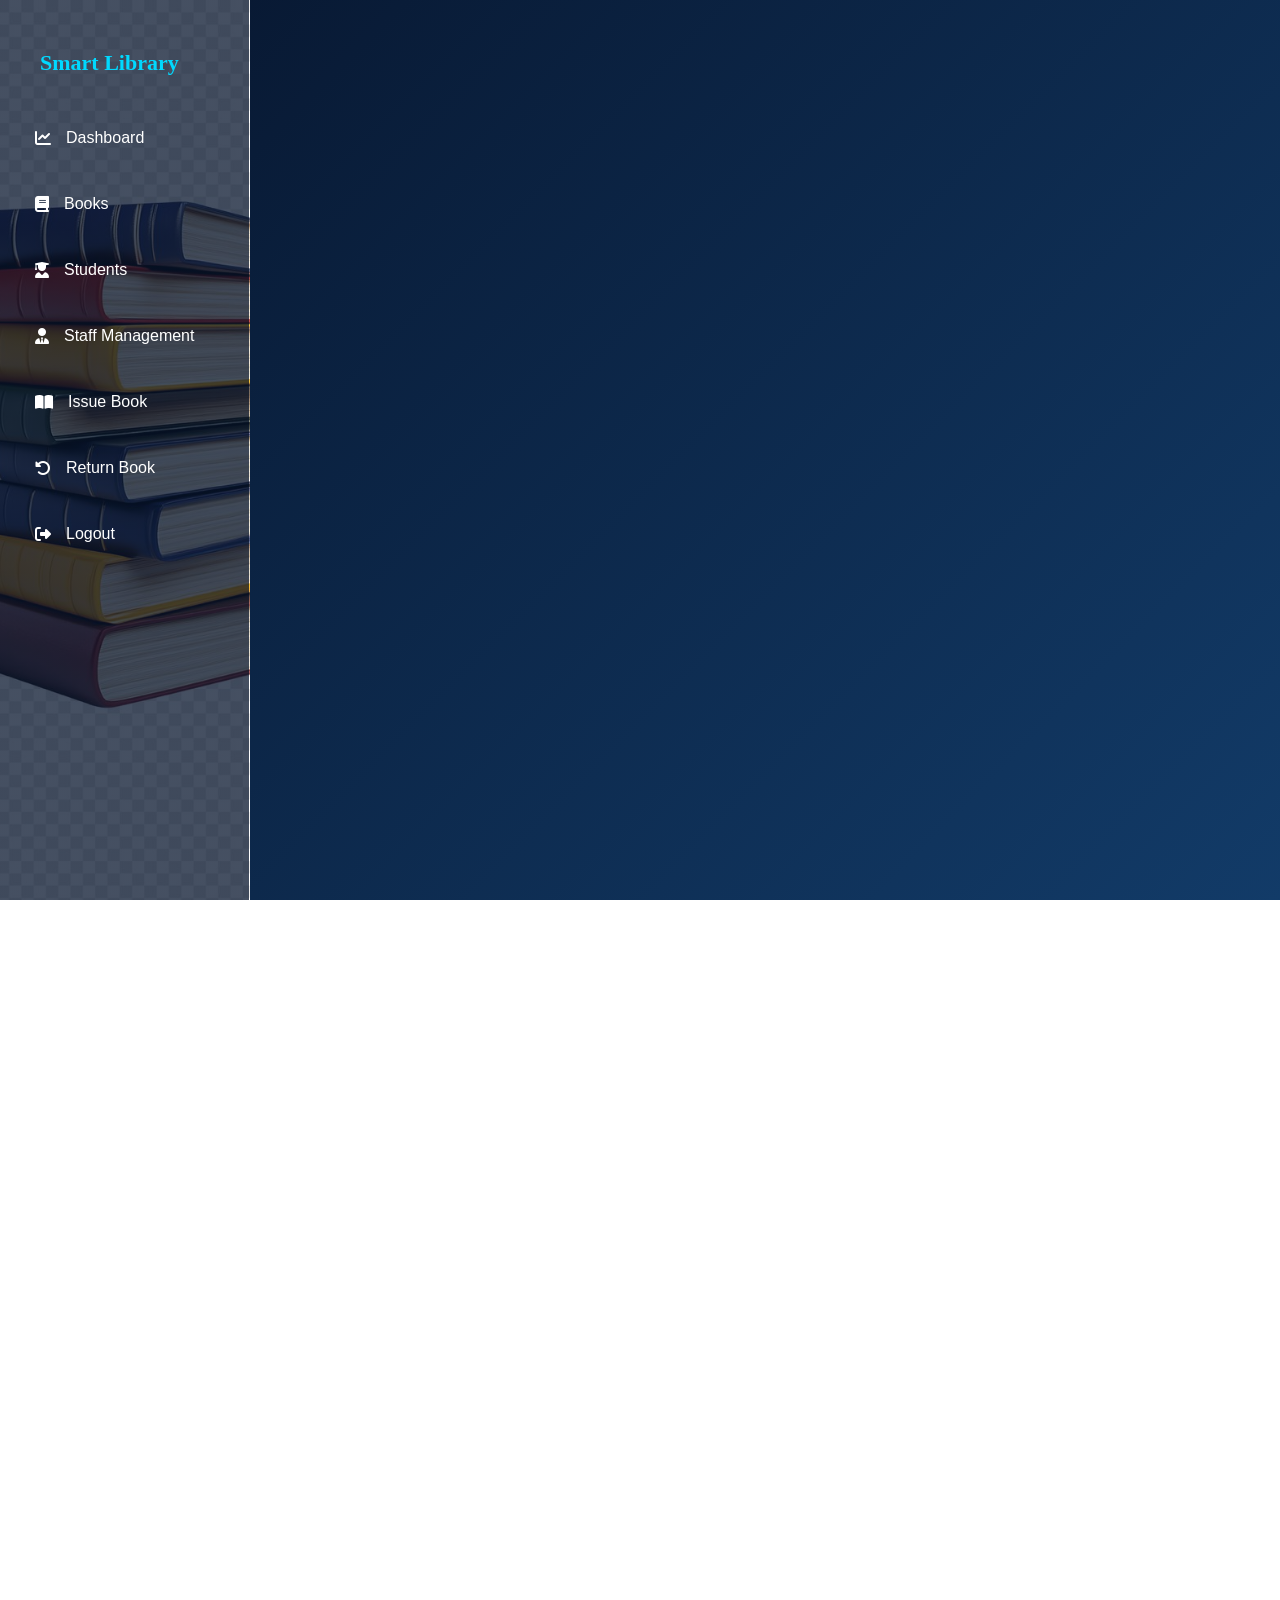
<file: staff.html>
<!DOCTYPE html>
<html>

<head>

    <title>Staff Management</title>

    <link rel="stylesheet" href="style.css">

    <link rel="stylesheet"
    href="https://cdnjs.cloudflare.com/ajax/libs/font-awesome/6.5.0/css/all.min.css">

</head>

<body>

<!-- SIDEBAR -->

<div class="sidebar">

    <div class="logo">
        <h2>Smart Library</h2>
    </div>

    <ul>

        <li>
            <a href="dashboard.html">
                <i class="fa-solid fa-chart-line"></i>
                Dashboard
            </a>
        </li>

        <li>
            <a href="books.html">
                <i class="fa-solid fa-book"></i>
                Books
            </a>
        </li>

        <li>
            <a href="students.html">
                <i class="fa-solid fa-user-graduate"></i>
                Students
            </a>
        </li>

        <!-- STAFF MANAGEMENT -->

        <li>
            <a href="staff-management.html">
                <i class="fa-solid fa-user-tie"></i>
                Staff Management
            </a>
        </li>

        <li>
            <a href="issue.html">
                <i class="fa-solid fa-book-open"></i>
                Issue Book
            </a>
        </li>

        <li>
            <a href="return.html">
                <i class="fa-solid fa-rotate-left"></i>
                Return Book
            </a>
        </li>

        <li>
            <a href="login.html">
                <i class="fa-solid fa-right-from-bracket"></i>
                Logout
            </a>
        </li>

    </ul>

</div>


<!-- MAIN CONTENT -->

<div class="main">

    <h1>Staff Management</h1>

    <div class="form-box">

        <h2>Add Staff</h2>

        <input type="text"
               id="staffName"
               placeholder="Staff Name">

        <input type="text"
               id="staffUsername"
               placeholder="Username">

        <input type="password"
               id="staffPassword"
               placeholder="Password">

        <input type="text"
               id="staffMobile"
               placeholder="Mobile Number">

        <button onclick="saveStaff()">
            Save Staff
        </button>

    </div>


    <div class="recent">

        <h2>Staff List</h2>

        <table id="staffTable">

            <tr>
                <th>ID</th>
                <th>Name</th>
                <th>Username</th>
                <th>Mobile</th>
                <th>Status</th>
            </tr>

        </table>

    </div>

</div>


<script src="script.js"></script>


<script>

function saveStaff() {

    let name =
        document.getElementById("staffName").value.trim();

    let username =
        document.getElementById("staffUsername").value.trim();

    let password =
        document.getElementById("staffPassword").value.trim();

    let mobile =
        document.getElementById("staffMobile").value.trim();


    if (name === "" || username === "" || password === "") {

        alert("Please fill all required fields");

        return;
    }


    let staffList =
        JSON.parse(localStorage.getItem("staffList")) || [];


    staffList.push({

        name: name,
        username: username,
        password: password,
        mobile: mobile

    });


    localStorage.setItem(
        "staffList",
        JSON.stringify(staffList)
    );


    alert("Staff Saved Successfully");


    document.getElementById("staffName").value = "";
    document.getElementById("staffUsername").value = "";
    document.getElementById("staffPassword").value = "";
    document.getElementById("staffMobile").value = "";


    loadStaff();

}


function loadStaff() {

    let table =
        document.getElementById("staffTable");

    while (table.rows.length > 1) {
        table.deleteRow(1);
    }


    let staffList =
        JSON.parse(localStorage.getItem("staffList")) || [];


    staffList.forEach(function(staff, index) {

        let row = table.insertRow(-1);

        row.insertCell(0).innerText = index + 1;

        row.insertCell(1).innerText =
            staff.name;

        row.insertCell(2).innerText =
            staff.username;

        row.insertCell(3).innerText =
            staff.mobile || "-";

        row.insertCell(4).innerText =
            "Active";

    });

}


window.onload = function() {

    loadStaff();

};

</script>

</body>

</html>
</file>
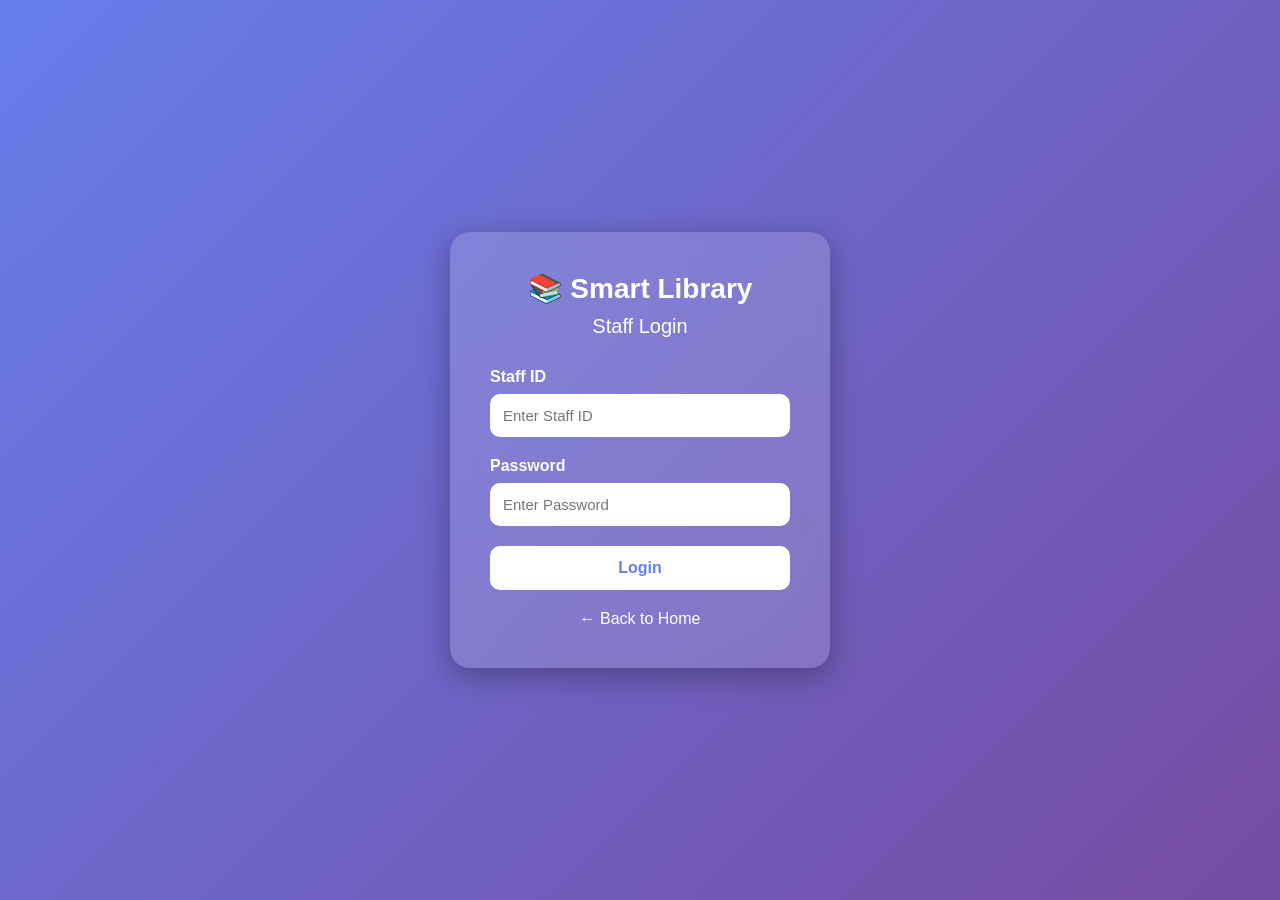
<file: stafflogin.html>
<!DOCTYPE html>
<html lang="en">
<head>
    <meta charset="UTF-8">
    <meta name="viewport" content="width=device-width, initial-scale=1.0">
    <title>Staff Login - Smart Library</title>

    <style>
        * {
            margin: 0;
            padding: 0;
            box-sizing: border-box;
            font-family: Arial, sans-serif;
        }

        body {
            height: 100vh;
            display: flex;
            justify-content: center;
            align-items: center;
            background: linear-gradient(135deg, #667eea, #764ba2);
        }

        .login-box {
            width: 380px;
            padding: 40px;
            background: rgba(255, 255, 255, 0.15);
            backdrop-filter: blur(12px);
            border-radius: 20px;
            box-shadow: 0 8px 30px rgba(0,0,0,0.3);
            color: white;
        }

        .logo {
            text-align: center;
            font-size: 28px;
            font-weight: bold;
            margin-bottom: 10px;
        }

        .title {
            text-align: center;
            margin-bottom: 30px;
            font-size: 20px;
        }

        label {
            display: block;
            margin-bottom: 8px;
            font-weight: bold;
        }

        input {
            width: 100%;
            padding: 13px;
            margin-bottom: 20px;
            border: none;
            border-radius: 10px;
            outline: none;
            font-size: 15px;
        }

        button {
            width: 100%;
            padding: 13px;
            border: none;
            border-radius: 10px;
            background: white;
            color: #667eea;
            font-size: 16px;
            font-weight: bold;
            cursor: pointer;
        }

        button:hover {
            background: #eeeeee;
        }

        .back {
            text-align: center;
            margin-top: 20px;
        }

        .back a {
            color: white;
            text-decoration: none;
        }

        .error {
            color: #ffdddd;
            text-align: center;
            margin-top: 15px;
        }
    </style>
</head>

<body>

    <div class="login-box">

        <div class="logo">📚 Smart Library</div>

        <div class="title">Staff Login</div>

        <form onsubmit="staffLogin(event)">

            <label>Staff ID</label>
            <input type="text" id="staffId" placeholder="Enter Staff ID">

            <label>Password</label>
            <input type="password" id="password" placeholder="Enter Password">

            <button type="submit">Login</button>

            <div id="error" class="error"></div>

        </form>

        <div class="back">
            <a href="index.html">← Back to Home</a>
        </div>

    </div>

    <script>
        function staffLogin(event) {

            event.preventDefault();

            let staffId = document.getElementById("staffId").value;
            let password = document.getElementById("password").value;

            // Demo Login Details
            if (staffId === "staff01" && password === "1234") {

                window.location.href = "staff-dashboard.html";

            } else {

                document.getElementById("error").innerHTML =
                    "Invalid Staff ID or Password";

            }
        }
    </script>

</body>
</html>
</file>
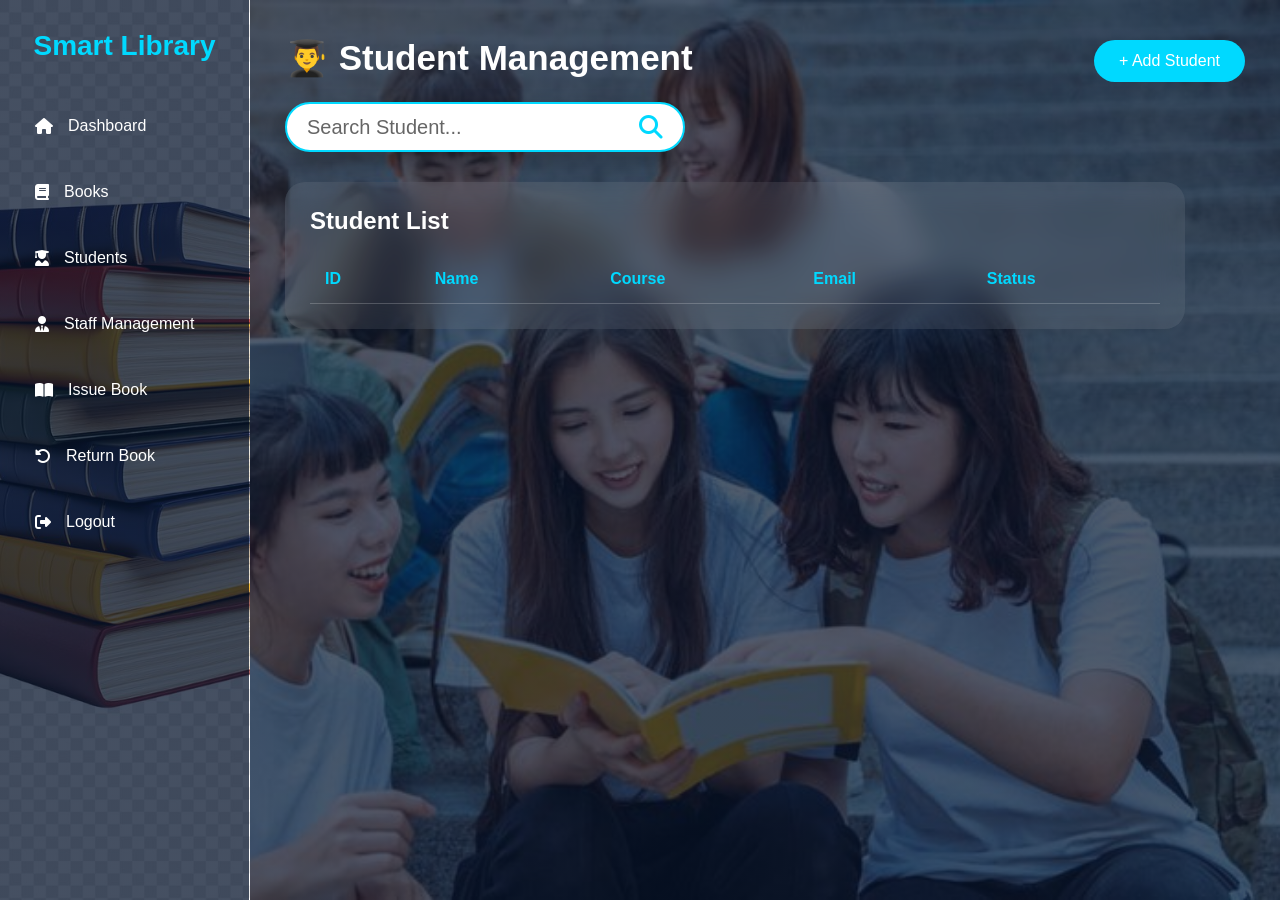
<file: students.html>
<!DOCTYPE html>
<html lang="en">

<head>

<meta charset="UTF-8">
<meta name="viewport" content="width=device-width, initial-scale=1.0">

<title>Students - LibraryX</title>

<link rel="stylesheet" href="style.css">

<link rel="stylesheet"
href="https://cdnjs.cloudflare.com/ajax/libs/font-awesome/6.7.2/css/all.min.css">

</head>


<body class="students-page">

<div class="dashboard">


<!-- Sidebar -->

<div class="sidebar">

<h2>Smart Library</h2>


<ul>

<li>
<a href="dashboard.html">
<i class="fa-solid fa-house"></i>
Dashboard
</a>
</li>


<li>
<a href="books.html">
<i class="fa-solid fa-book"></i>
Books
</a>
</li>


<li>
<a href="students.html">
<i class="fa-solid fa-user-graduate"></i>
Students
</a>
</li>
<li>
    <a href="staff-management.html">
        <i class="fa-solid fa-user-tie"></i>
        Staff Management
    </a>
</li>

<li>
<a href="issue.html">
<i class="fa-solid fa-book-open"></i>
Issue Book
</a>
</li>


<li>
<a href="return.html">
<i class="fa-solid fa-rotate-left"></i>
Return Book
</a>
</li>


<li>
<a href="index.html">
<i class="fa-solid fa-right-from-bracket"></i>
Logout
</a>
</li>


</ul>

</div>



<!-- Main Content -->


<div class="main">


<div class="topbar">

<h1>
👨‍🎓 Student Management
</h1>


<a href="add-student.html" class="add-btn">
+ Add Student
</a>

</div>



<!-- Search -->

<div class="search-box">

<input type="text" id="studentSearch" placeholder="Search Student...">
<i class="fa-solid fa-search"></i>

</div>



<!-- Student Table -->


<div class="recent">


<h2>Student List</h2>


<table id="studentTable">

<tr>

<th>ID</th>

<th>Name</th>

<th>Course</th>

<th>Email</th>

<th>Status</th>

</tr>





</table>


</div>


</div>


</div>
<script src="script.js"></script>

</body>

</html>
</file>
<file: style.css>
@import url('https://fonts.googleapis.com/css2?family=Playfair+Display:wght@700&display=swap');
@import url('https://fonts.googleapis.com/css2?family=Allura&display=swap');

* {
    box-sizing: border-box;
    font-family: Arial, sans-serif;
}
html,
body{
    margin:0;
    padding:0;
    overflow:hidden;
}
body{

    margin:0;
    padding:0;
    height:100vh;
    overflow:hidden;

    background-image:
        linear-gradient(rgba(7,21,45,0.65), rgba(7,21,45,0.65)),
        url("images/library.png");

    background-size:cover;
    background-position:center;
    background-repeat:no-repeat;

    font-family:Segoe UI, sans-serif;

}

.welcome{

width:100%;

height:100vh;

display:flex;

justify-content:center;

align-items:center;

}

.box{

    width:500px;
    height:200px;
    text-align:center;

    background:rgba(8,27,41,0.75);

    border:2px solid rgba(0,217,255,0.4);

    backdrop-filter:blur(15px);

    -webkit-backdrop-filter:blur(15px);

    padding:50px;
    transform: translateY(-50px);

    border-radius:25px;

    box-shadow:0 0 30px rgba(0,217,255,0.4);
}

.box h3{

font-size:25px;

color:#00d9ff;

}

.box h1{

font-size:40px;

margin:10px 0;
margin-top: -50px;

}

.box p{

font-size:22px;

margin-bottom:35px;

}

.btn{

display:inline-block;

padding:15px 35px;

background:#00d9ff;

color:white;

text-decoration:none;

border-radius:40px;

font-size:18px;

transition:.3s;

}

.btn:hover{

background:white;

color:#081b29;

}
/* =========================
   DASHBOARD PREMIUM CSS
========================= */

*{
    margin:0;
    padding:0;
    box-sizing:border-box;
    font-family:'Segoe UI',sans-serif;
}


body{
    background:linear-gradient(135deg,#07152d,#123b68);
    color:white;
}


/* DASHBOARD LAYOUT */

.dashboard{

    display:flex;

    height:100vh;

}



/* SIDEBAR */

.sidebar{
    width:260px;
    height:100vh;
    padding:30px 20px;

    background-image:
        linear-gradient(rgba(7,21,45,0.75), rgba(7,21,45,0.75)),
        url("images/sidebar.jpg");

    background-size: cover;
    background-position: center;
    background-repeat: no-repeat;

    border-right:1px solid rgba(255,255,255,0.2);
}

.sidebar h2{

    text-align:center;

    color:#00d9ff;

    font-size:28px;

    margin-bottom:40px;

}



.sidebar ul{

    list-style:none;

}



.sidebar ul li{

    margin:18px 0;

}



.sidebar ul li a{

    display:flex;

    align-items:center;

    gap:15px;

    color:white;

    text-decoration:none;

    padding:15px;

    border-radius:15px;

    transition:.3s;

}



.sidebar ul li a:hover{

    background:#00d9ff;

    color:#07152d;

    transform:translateX(8px);

}



/* MAIN AREA */


.main{
    flex:1;
    padding:35px;

    background-image:
        linear-gradient(rgba(7,21,45,0.6), rgba(7,21,45,0.6)),
        url("images/dashboard.jpg");

    background-size:cover;
    background-position:center;
    background-repeat:no-repeat;
    background-size: 99% 99%;
    background-repeat: no-repeat;
}


.topbar{

    display:flex;

    justify-content:space-between;

    align-items:center;

}



.topbar h1{

    font-size:35px;

}



.profile{

    background:rgba(255,255,255,.12);

    padding:12px 25px;

    border-radius:30px;

    backdrop-filter:blur(10px);

}



.profile i{

    color:#00d9ff;

    margin-right:10px;

}



/* CARDS */


.cards{

    display:grid;

      grid-template-columns:repeat(4,1fr);

    gap:20px;

    margin-top:40px;

}



.card-box{

     background:rgba(255,255,255,0.25);    padding:30px;

    border-radius:20px;

    text-align:center;

    backdrop-filter:blur(15px);

    border:1px solid rgba(255,255,255,.15);

    transition:.4s;

}



.card-box:hover{

    transform:translateY(-10px);

    box-shadow:0 15px 30px rgba(0,217,255,.25);

}



.card-box i{

    font-size:45px;

    color:#00d9ff;

    margin-bottom:15px;

}



.card-box h2{

    font-size:35px;

}



/* RECENT BOOK TABLE */


.recent{

    margin-top:40px;

    background:rgba(255,255,255,.08);

    padding:25px;

    border-radius:20px;

    backdrop-filter:blur(15px);

}



.recent h2{

    margin-bottom:20px;

}



table{

    width:100%;

    border-collapse:collapse;

}



table th{

    color:#00d9ff;

}



table th,
table td{

    padding:15px;

    text-align:left;

    border-bottom:1px solid rgba(255,255,255,.2);

}



/* MOBILE */


@media(max-width:900px){


.sidebar{

    width:80px;

}


.sidebar h2{

    font-size:0;

}


.sidebar ul li a{

    justify-content:center;

}


.sidebar ul li a{

    font-size:0;

}


.sidebar i{

    font-size:20px;

}


.cards{

    grid-template-columns:repeat(2,1fr);

}

}
/* BOOK PAGE */

.add-btn{

background:#00d9ff;

border:none;

padding:12px 25px;

border-radius:30px;

color:white;

font-size:16px;

cursor:pointer;

}


.add-btn:hover{

background:white;

color:#07152d;

}


.search{
    width:200%;
    height:60px;
    background:#ffffff;
    border-radius:40px;
    display:flex;
    align-items:center;
    padding:0 20px;
    border:2px solid #00d9ff;
    box-shadow:0 5px 15px rgba(0,0,0,0.2);
}

.search input{
    width:100%;
    height:100%;
    font-size:22px;
    background:white;
    border:none;
    outline:none;
    color:black;
}
.search input::placeholder{
    color:#666;
}

.search i{
    font-size:28px;
    color:#00d9ff;
    margin-right:15px;
}.available{

color:#00ff99;

}


.issued{

color:#ff6666;

}
/* ISSUE FORM */

.form-box{
    width: 200%;
    max-width: 750px;
    padding: 25px;
    margin: 20px 0;
    background: rgba(255,255,255,0.08);
    
    border-radius: 20px;
    backdrop-filter: blur(15px);
}

.form-box h2{

margin-bottom:20px;

}


.form-box input{

width:30%;

padding:14px;

margin-right:15px;

border:none;

outline:none;

border-radius:10px;

font-size:15px;

}


.form-box .add-btn{

margin-top:20px;

}


/* Mobile */

@media(max-width:900px){

.form-box input{

width:100%;

margin:10px 0;

}

}
/* RETURN STATUS */

.available{

    color:#00ff99;
    font-weight:bold;

}


.issued{

    color:#ff6666;
    font-weight:bold;

}
/* ATTRACTIVE DASHBOARD */


.subtitle{

color:#aaa;

margin-top:5px;

}



.top-icons{

display:flex;

align-items:center;

gap:25px;

font-size:25px;

}



.profile-card{

background:rgba(255,255,255,.1);

padding:12px 20px;

border-radius:30px;

font-size:16px;

}



.activity,
.quick{
    width:100%;
    min-height:200px;
    background:rgba(255,255,255,.08);
    padding:25px;
    border-radius:20px;
    backdrop-filter:blur(15px);
}
.activity p{

padding:12px;

border-bottom:1px solid rgba(255,255,255,.1);

}
.form-box{
    width: 200% !important;
    max-width: 850px !important;
    padding: 15px 20px !important;
    margin-top: 15px !important;
    margin-bottom: 20px !important;
}

.form-box h2{
    margin-bottom: 10px !important;
}

.form-row{
    margin-bottom: 5px !important;
}

.form-row input{
    height: 40px !important;
}

.add-btn{
    margin-top: 5px !important;
}


.quick button{

display:block;

width:100%;

padding:15px;

margin:15px 0;

border:none;

border-radius:30px;

background:#00d9ff;

color:white;

font-size:16px;

cursor:pointer;

}



.quick button:hover{

background:white;

color:#07152d;

}



.card-box{

animation:show .6s ease;

}



@keyframes show{

from{

opacity:0;

transform:translateY(30px);

}

to{

opacity:1;

transform:translateY(0);

}

}

.dashboard{
    display:flex;
    min-height:100vh;
}


.main{
    flex:1;
    padding:35px;
    overflow-y:auto;
    height:100vh;
}

/* Issue & Return Page Scroll Fix */

body{
    overflow:hidden;
}


.dashboard{
    height:100vh;
    display:flex;
}


.main{
    height:100vh;
    overflow-y:auto;
    padding:35px;
}


/* Form Size Fix */

.form-box{

    padding:25px;

    margin-top:25px;

}


/* Table Responsive */

.recent{

    margin-top:25px;

}


/* Hide Scrollbar (Optional) */

.main::-webkit-scrollbar{

    width:0px;

}

.add-btn{

display:inline-block;

text-decoration:none;

background:#00d9ff;

padding:12px 25px;

border-radius:30px;

color:white;

cursor:pointer;

}

.add-btn:hover{

background:white;

color:#07152d;

}


.form-box input{

display:block;

width:60%;

margin:15px 0;

padding:15px;

border-radius:10px;

border:none;

outline:none;

}

/* NEW */
/* Sidebar Active Effect */

.sidebar ul li a{
    position:relative;
    overflow:hidden;
}


.sidebar ul li a:hover{

    background:linear-gradient(135deg,#00d9ff,#0077ff);

    color:white;

    transform:translateX(8px);

}


/* Smooth Animation */

.sidebar,
.main,
.card-box,
.form-box,
.recent{

    animation:fadeIn 0.5s ease;

}


@keyframes fadeIn{

from{

opacity:0;

transform:translateY(20px);

}

to{

opacity:1;

transform:translateY(0);

}

}

/* Card Improvement */

.card-box{

cursor:pointer;

}


.card-box i{

transition:.4s;

}


.card-box:hover i{

transform:scale(1.2) rotate(10deg);

}


.card-box:hover h2{

color:#00d9ff;

}

/* Table Design */

table tr{

transition:.3s;

}


table tr:hover{

background:rgba(0,217,255,0.1);

}


table th{

font-size:16px;

}


table td{

color:#eeeeee;

}
/* Button Animation */

.add-btn{

transition:.3s;

}


.add-btn:hover{

transform:translateY(-3px);

box-shadow:0 10px 20px rgba(0,217,255,.3);

}
.bg{
    position: fixed;
    top: 0;
    left: 0;

    width: 100vw;
    height: 100vh;

    object-fit: cover;

    z-index: -1;
}

.project-title{
    font-size:22px;
    color:white;
    margin:20px 0;
}

.developers{
    margin:25px 0;
}

.developers h3{
    font-family: 'Allura', cursive;
    font-size: 42px;
    color: #00d9ff;
    margin-bottom: 10px;
    font-weight: normal;
}

.developers p{
    font-family: 'Allura', cursive;
    font-size: 30px;
    color: white;
}
.top-header{

    position:fixed;

    top:0;

    left:0;

    width:100%;

    height:110px;

    background:rgba(7,21,45,0.85);

    backdrop-filter:blur(10px);

    display:flex;

    justify-content:center;

    align-items:center;

    border-bottom:3px solid #00d9ff;

    box-shadow:0 4px 20px rgba(0,217,255,.3);

    z-index:1000;

}

.top-header h1{
    font-family:'Playfair Display', serif;
    font-size:52px;
    color:#00d9ff;
    letter-spacing:4px;
}
.welcome{
    margin-top:110px;
}

/* Books Page Background */

.books-page{

    background-image:
    linear-gradient(rgba(7,21,45,0.70), rgba(7,21,45,0.70)),
    url("images/books-bg.jpg");

    background-size: cover;
    background-position: center;
    background-repeat: no-repeat;
}
.books-page .main{
    background: transparent;
}
/* Search Box */
.search{
    display:flex;
    align-items:center;
    width:100%;
    max-width:900px;   /* Search Box ची लांबी */
    height:60px;
    background:#ffffff;
    border-radius:40px;
    padding:0 20px;
    margin:20px 0;
    box-shadow:0 5px 15px rgba(0,0,0,0.25);
}

.search input{
    flex:1;
    height:100%;
    border:none;
    outline:none;
    background:transparent;
    font-size:20px;
    color:#000;
}

.search input::placeholder{
    color:#777;
}

.search i{
    font-size:24px;
    color:#00d9ff;
    margin-right:15px;
}

/* Books Search Box */

.search-box{
    width:100%;
    max-width:400px;
    height:50px;
    background:#ffffff;
border:2px solid #00d9ff;  
    border-radius:40px;
    display:flex;
    align-items:center;
    padding:0 20px;
    margin:20px 0;
    box-shadow:0 8px 20px rgba(0,0,0,0.25);
}

.search-box input{
    flex:1;
    height:100%;
    border:none;
    outline:none;
    background:transparent;
    color:#000;
    font-size:20px;
}

.search-box input::placeholder{
    color:#666;
}

.search-box i{
    font-size:24px;
    color:#00d9ff;
    margin-left:10px;
}
.bottom{
    display:flex;
    gap:25px;
    margin-top:30px;
}

.activity,
.quick{
    flex:1;
}

.form-row{
    display:flex;
    gap:20px;
    margin-bottom:25px;
}

.form-row input{
    flex:1;
    height:60px;
    border:none;
    border-radius:15px;
    padding:0 20px;
    font-size:18px;
    background:#fff;
    color:#000;
    outline:none;
}
/* Students Page Background */

.students-page{

    background-image:
    linear-gradient(rgba(7,21,45,0.70), rgba(7,21,45,0.70)),
    url("images/students-bg.jpg");

    background-size: cover;
    background-position: center;
    background-repeat: no-repeat;
    background-attachment: fixed;
}
.students-page .main{
    background: transparent;
}
.form-row{
    display:flex;
    gap:20px;
    margin-bottom:20px;
}

.form-row input{
    flex:1;
    height:50px;
    padding:0 15px;
    border:none;
    outline:none;
    border-radius:12px;
    background:#fff;
    color:#000;
    font-size:16px;
}

.form-row input::placeholder{
    color:#666;
}
.main{
    display:block;
}

.form-box{
    width: 100%;
    max-width: 900px;
    margin-bottom: 30px;
}

.recent{
    width: 100%;
    max-width: 900px;
    margin-top: 30px;
    clear: both;
}

/* ===== Return Page Only ===== */

.return-page .main{
    display: block;
}

.return-page .form-box{
    width: 100%;
    max-width: 900px;
    margin-bottom: 30px;
}

.return-page .recent{
    width: 100%;
    max-width: 900px;
    margin-top: 30px;
    clear: both;
    display: block;
}
.sidebar{
    width:250px;
}

.logo{
    display:flex;
    align-items:center;
    gap:12px;
    padding:20px;
}

.logo img{
    width:50px;
    height:50px;
    object-fit:contain;
}

.logo h2{
    font-size:30px;
    color:#00d9ff;
    margin:0;
    white-space:nowrap;
    font-family:Georgia, serif;
}

.logo{
    display:flex;
    align-items:center;
    gap:12px;
    padding:20px;
}

.logo img{
    width:45px;
    height:45px;
}

.logo h2{
    font-size:22px;
    color:#00d9ff;
    margin:0;
    white-space:nowrap;
}
/* Login Page */

.login-page{
    margin:0;
    height:100vh;
    display:flex;
    justify-content:center;
    align-items:center;
    background:url("images/login-bg.jpg");
    background-size:97%;
    background-position:center;
    font-family:Arial,sans-serif;
}

.login-box{
    width:350px;
    padding:30px;
    border-radius:20px;
    background:rgba(0,0,0,0.55);
    backdrop-filter:blur(10px);
    text-align:center;
    color:white;
}

.login-logo{
    width:70px;
    height:70px;
    border-radius:50%;
}

.login-box h2{
    color:#00d9ff;
    margin:10px 0;
}

.login-box input{
    width:90%;
    padding:12px;
    margin:10px 0;
    border:none;
    border-radius:10px;
    font-size:16px;
}

.login-box button{
    width:100%;
    padding:12px;
    background:#00d9ff;
    color:white;
    border:none;
    border-radius:10px;
    font-size:18px;
    cursor:pointer;
}

.login-box button:hover{
    background:#0099cc;
}
.form-box button{
    background:#14c9f5;
    color:white;
    border:none;
    padding:15px 35px;
    border-radius:30px;
    font-size:22px;
    font-weight:bold;
    cursor:pointer;
    transition:0.3s;
}

.form-box button:hover{
    background:#00b8e6;
    transform:scale(1.05);
}
</file>
<file: staff-management.css>
/* =========================================
   SMART LIBRARY - STAFF MANAGEMENT
========================================= */

* {
    margin: 0;
    padding: 0;
    box-sizing: border-box;
    font-family: "Segoe UI", Arial, sans-serif;
}


/* =========================================
   BODY
========================================= */

body {

    min-height: 100vh;

    color: white;

    background-image:
        linear-gradient(
            rgba(7, 21, 45, 0.72),
            rgba(7, 21, 45, 0.72)
        ),
        url("images/dashboard.jpg");

    background-size: cover;

    background-position: center;

    background-repeat: no-repeat;

    background-attachment: fixed;

}


/* =========================================
   SIDEBAR
========================================= */

.sidebar {

    position: fixed;

    left: 0;

    top: 0;

    width: 250px;

    height: 100vh;

    padding: 25px 18px;

    background:
        linear-gradient(
            rgba(7,21,45,0.92),
            rgba(7,21,45,0.92)
        ),
        url("images/sidebar.jpg");

    background-size: cover;

    background-position: center;

    border-right:
        1px solid
        rgba(255,255,255,0.15);

    z-index: 100;

}


/* LOGO */

.logo {

    display: flex;

    align-items: center;

    gap: 12px;

    padding: 10px 8px 30px;

}


.logo i {

    font-size: 35px;

    color: #00d9ff;

}


.logo span {

    font-size: 24px;

    font-weight: bold;

    color: #00d9ff;

    white-space: nowrap;

}


/* SIDEBAR LIST */

.sidebar ul {

    list-style: none;

}


.sidebar li {

    margin: 10px 0;

}


.sidebar li a {

    display: flex;

    align-items: center;

    gap: 15px;

    padding: 14px 15px;

    color: white;

    text-decoration: none;

    border-radius: 12px;

    transition: 0.3s;

    font-size: 16px;

}


.sidebar li a i {

    width: 22px;

    text-align: center;

    color: #00d9ff;

}


.sidebar li a:hover {

    background:
        linear-gradient(
            135deg,
            #00d9ff,
            #0077ff
        );

    transform: translateX(5px);

}


.sidebar li a:hover i {

    color: white;

}


/* ACTIVE */

.sidebar li.active a {

    background:
        linear-gradient(
            135deg,
            #00d9ff,
            #0077ff
        );

    box-shadow:
        0 8px 20px
        rgba(0,217,255,0.25);

}


.sidebar li.active a i {

    color: white;

}


/* =========================================
   MAIN CONTENT
========================================= */

.main-content {

    margin-left: 250px;

    min-height: 100vh;

    padding: 40px;

    overflow-y: auto;

}


/* =========================================
   HEADER
========================================= */

.page-header {

    margin-bottom: 30px;

}


.page-header h1 {

    font-size: 38px;

    margin-bottom: 8px;

}


.page-header h1 i {

    color: #00d9ff;

    margin-right: 10px;

}


.page-header p {

    color: #c7d1dc;

    font-size: 16px;

}


/* =========================================
   STAFF CARD
========================================= */

.staff-card {

    width: 100%;

    max-width: 1150px;

    padding: 28px;

    margin-bottom: 30px;

    background:
        rgba(255,255,255,0.10);

    border:
        1px solid
        rgba(255,255,255,0.18);

    border-radius: 22px;

    backdrop-filter: blur(15px);

    -webkit-backdrop-filter: blur(15px);

    box-shadow:
        0 15px 40px
        rgba(0,0,0,0.20);

}


/* CARD TITLE */

.staff-card h2 {

    font-size: 24px;

    margin-bottom: 22px;

}


.staff-card h2 i {

    color: #00d9ff;

    margin-right: 8px;

}


/* =========================================
   FORM
========================================= */

.form-grid {

    display: grid;

    grid-template-columns:
        repeat(2, 1fr);

    gap: 20px;

}


.input-group {

    display: flex;

    flex-direction: column;

}


.input-group.full {

    grid-column: 1 / -1;

}


.input-group label {

    font-size: 14px;

    margin-bottom: 8px;

    color: #dce6ef;

}


.input-group input {

    width: 100%;

    height: 52px;

    padding: 0 16px;

    border: none;

    outline: none;

    border-radius: 12px;

    background: white;

    color: #111;

    font-size: 16px;

}


.input-group input:focus {

    box-shadow:
        0 0 0 3px
        rgba(0,217,255,0.25);

}


/* =========================================
   ADD STAFF BUTTON
========================================= */

.add-staff-btn {

    margin-top: 25px;

    padding: 13px 28px;

    border: none;

    border-radius: 30px;

    background:
        linear-gradient(
            135deg,
            #00d9ff,
            #0077ff
        );

    color: white;

    font-size: 16px;

    font-weight: bold;

    cursor: pointer;

    transition: 0.3s;

}


.add-staff-btn i {

    margin-right: 8px;

}


.add-staff-btn:hover {

    transform:
        translateY(-3px);

    box-shadow:
        0 10px 25px
        rgba(0,217,255,0.30);

}


/* =========================================
   LIST HEADER
========================================= */

.list-header {

    display: flex;

    justify-content: space-between;

    align-items: center;

    gap: 20px;

    margin-bottom: 20px;

}


.list-header h2 {

    margin-bottom: 5px;

}


.list-header p {

    color: #bfcbd7;

    font-size: 14px;

}


/* =========================================
   SEARCH
========================================= */

.search-box {

    width: 330px;

    height: 48px;

    display: flex;

    align-items: center;

    gap: 10px;

    padding: 0 18px;

    background: white;

    border:
        2px solid
        #00d9ff;

    border-radius: 30px;

}


.search-box i {

    color: #00b8df;

    font-size: 18px;

}


.search-box input {

    width: 100%;

    height: 100%;

    border: none;

    outline: none;

    background: transparent;

    color: black;

    font-size: 16px;

}


/* =========================================
   TABLE
========================================= */

.table-container {

    width: 100%;

    overflow-x: auto;

}


table {

    width: 100%;

    border-collapse: collapse;

    min-width: 850px;

}


thead {

    background:
        rgba(0,217,255,0.10);

}


th {

    padding: 16px 12px;

    text-align: left;

    color: #00d9ff;

    font-size: 14px;

    border-bottom:
        1px solid
        rgba(255,255,255,0.20);

}


td {

    padding: 15px 12px;

    color: white;

    border-bottom:
        1px solid
        rgba(255,255,255,0.12);

}


tbody tr {

    transition: 0.3s;

}


tbody tr:hover {

    background:
        rgba(0,217,255,0.08);

}


/* =========================================
   STATUS
========================================= */

.status {

    display: inline-block;

    padding: 6px 12px;

    border-radius: 20px;

    background:
        rgba(0,255,153,0.15);

    color: #00ff99;

    font-size: 13px;

    font-weight: bold;

}


/* =========================================
   DELETE BUTTON
========================================= */

.delete-btn {

    padding: 8px 13px;

    border: none;

    border-radius: 8px;

    background: #ff5555;

    color: white;

    cursor: pointer;

    transition: 0.3s;

}


.delete-btn i {

    margin-right: 5px;

}


.delete-btn:hover {

    background: #ff2222;

    transform:
        translateY(-2px);

}


/* =========================================
   NO DATA
========================================= */

.no-data {

    text-align: center;

    padding: 50px !important;

    color: #bfcbd7;

    font-size: 17px;

}


.no-data i {

    font-size: 40px;

    color: #00d9ff;

    margin-bottom: 10px;

}


/* =========================================
   RESPONSIVE
========================================= */

@media(max-width: 900px) {

    .sidebar {

        width: 80px;

        padding: 20px 10px;

    }


    .logo {

        justify-content: center;

    }


    .logo span {

        display: none;

    }


    .logo i {

        font-size: 28px;

    }


    .sidebar li a {

        justify-content: center;

    }


    .sidebar li a span {

        display: none;

    }


    .main-content {

        margin-left: 80px;

        padding: 25px;

    }


    .form-grid {

        grid-template-columns: 1fr;

    }


    .input-group.full {

        grid-column: auto;

    }


    .list-header {

        flex-direction: column;

        align-items: stretch;

    }


    .search-box {

        width: 100%;

    }

}


@media(max-width: 600px) {

    .main-content {

        padding: 18px;

    }


    .page-header h1 {

        font-size: 28px;

    }


    .staff-card {

        padding: 20px;

    }

}so
</file>
